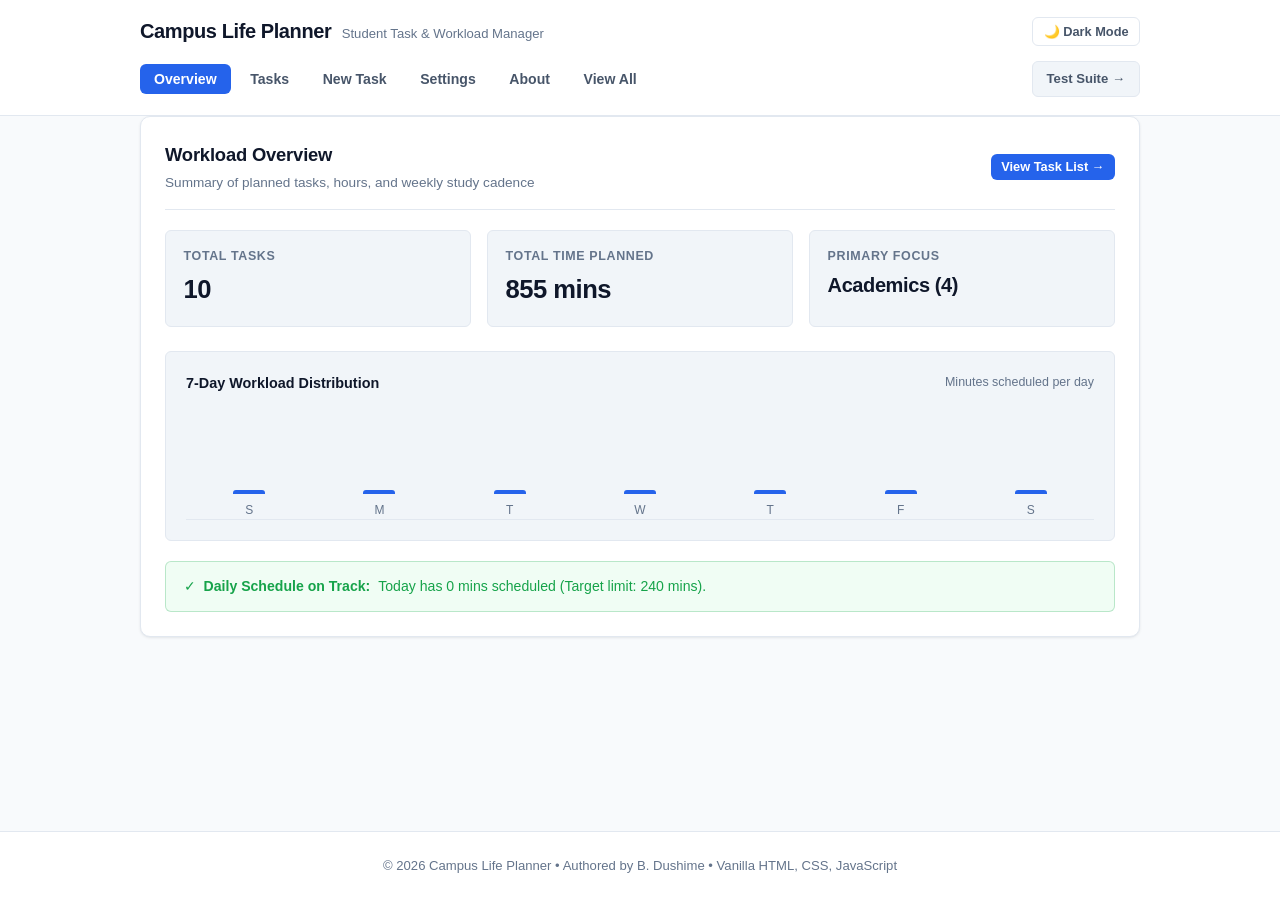
<file: index.html>
<!DOCTYPE html>
<html lang="en">
<head>
  <meta charset="UTF-8">
  <meta name="viewport" content="width=device-width, initial-scale=1.0">
  <meta name="description" content="Campus Life Planner - A responsive, accessible task and workload organizer for university students with regex search and validation.">
  <title>Campus Life Planner - Student Productivity</title>
  <link rel="stylesheet" href="styles/style.css">
  <script>
    // Hydrate theme before paint to prevent flashing
    try {
      var saved = JSON.parse(localStorage.getItem('campus_planner_settings') || '{}');
      if (saved.theme === 'dark') document.documentElement.setAttribute('data-theme', 'dark');
    } catch (e) {}
  </script>
</head>
<body>
  <!-- Accessible Skip Link -->
  <a href="#main-content" class="skip-link">Skip to main content</a>

  <!-- Header -->
  <header class="site-header" role="banner">
    <div class="container">
      <div class="header-row">
        <div class="brand-wrap">
          <h1 class="site-title">Campus Life Planner</h1>
          <span class="site-subtitle">Student Task &amp; Workload Manager</span>
        </div>
        <div class="header-controls">
          <button type="button" id="themeToggleBtn" class="btn btn-sm btn-outline" aria-label="Toggle color theme">Theme</button>
        </div>
      </div>

      <!-- Main Navigation Tabs -->
      <nav class="site-nav" role="tablist" aria-label="Planner sections">
        <button type="button" class="nav-tab active" data-tab="dashboard" role="tab" aria-selected="true">Overview</button>
        <button type="button" class="nav-tab" data-tab="tasks" role="tab" aria-selected="false">Tasks</button>
        <button type="button" class="nav-tab" data-tab="add-task" role="tab" aria-selected="false">New Task</button>
        <button type="button" class="nav-tab" data-tab="settings" role="tab" aria-selected="false">Settings</button>
        <button type="button" class="nav-tab" data-tab="about" role="tab" aria-selected="false">About</button>
        <button type="button" class="nav-tab" data-tab="all" role="tab" aria-selected="false">View All</button>
        <a href="tests.html" class="nav-tab nav-tab-test" role="link">Test Suite &rarr;</a>
      </nav>
    </div>
  </header>

  <!-- Main Content -->
  <main id="main-content" class="container" role="main">

    <!-- Section 1: Dashboard Overview -->
    <section id="dashboard" class="panel" aria-labelledby="overviewHeading">
      <div class="panel-header">
        <div>
          <h2 id="overviewHeading" class="panel-title">Workload Overview</h2>
          <p class="panel-desc">Summary of planned tasks, hours, and weekly study cadence</p>
        </div>
        <button type="button" class="btn btn-sm btn-primary" onclick="window.App?.switchTab('tasks');">View Task List &rarr;</button>
      </div>

      <!-- Quick Metrics Strip -->
      <div class="stats-strip">
        <div class="stat-box">
          <div class="stat-label">Total Tasks</div>
          <div id="statTotalTasks" class="stat-num">0</div>
        </div>
        <div class="stat-box">
          <div class="stat-label">Total Time Planned</div>
          <div id="statTotalDuration" class="stat-num">0 mins</div>
        </div>
        <div class="stat-box">
          <div class="stat-label">Primary Focus</div>
          <div id="statTopTag" class="stat-num" style="font-size: 1.25rem;">None</div>
        </div>
      </div>

      <!-- 7-Day Trend Chart -->
      <div class="chart-box">
        <div class="chart-header">
          <span class="chart-title">7-Day Workload Distribution</span>
          <span style="font-size: 0.78rem; color: var(--text-muted);">Minutes scheduled per day</span>
        </div>
        <div id="trendBars" class="chart-bars-wrap" role="region" aria-label="7-day distribution of study minutes">
          <!-- Populated dynamically via app.js -->
        </div>
      </div>

      <!-- Daily Cap Status Alert -->
      <div id="capStatusAlert" role="status" aria-live="polite" class="cap-status cap-ok">
        Calculating workload metrics...
      </div>
    </section>

    <!-- Section 2: Tasks & Search -->
    <section id="tasks" class="panel" aria-labelledby="tasksHeading" hidden>
      <div class="panel-header">
        <div>
          <h2 id="tasksHeading" class="panel-title">Scheduled Tasks</h2>
          <p class="panel-desc">Manage, search, and sort campus commitments</p>
        </div>
        <button type="button" class="btn btn-sm btn-primary" onclick="window.App?.switchTab('add-task');">+ New Task</button>
      </div>

      <!-- Filter & Search Toolbar -->
      <div class="search-toolbar">
        <div class="search-input-group">
          <input
            type="search"
            id="searchInput"
            class="search-field"
            placeholder="Search by title, tag, or regex pattern (e.g. \bstudy\b, ^@tag:Academics)..."
            aria-label="Filter tasks by text or regex"
            aria-describedby="searchError"
          >
          <button type="button" id="clearSearchBtn" class="btn btn-sm btn-secondary">Clear</button>
        </div>

        <div class="filter-chips-row">
          <span class="chips-title">Filter by Category:</span>
          <button type="button" class="filter-chip active" data-filter="all">All</button>
          <button type="button" class="filter-chip" data-filter="Academics">Academics</button>
          <button type="button" class="filter-chip" data-filter="Fitness">Fitness</button>
          <button type="button" class="filter-chip" data-filter="Club">Club</button>
          <button type="button" class="filter-chip" data-filter="Career">Career</button>
        </div>

        <div class="search-meta-row">
          <label style="display: flex; align-items: center; gap: 0.35rem; cursor: pointer;">
            <input type="checkbox" id="caseToggle" checked>
            <span>Case-insensitive regex matching</span>
          </label>
          <span id="searchMatchBadge" class="search-badge">10 tasks</span>
        </div>

        <div id="searchError" class="form-error" role="alert" aria-live="polite"></div>
      </div>

      <!-- Tasks Table (Transforms to Cards on Mobile) -->
      <div class="table-wrap">
        <table class="tasks-table" aria-label="List of campus tasks">
          <thead>
            <tr>
              <th data-sort="title" scope="col">Task Description <span class="sort-icon">↕</span></th>
              <th data-sort="tag" scope="col">Category <span class="sort-icon">↕</span></th>
              <th data-sort="dueDate" scope="col">Due Date <span class="sort-icon">↕</span></th>
              <th data-sort="duration" scope="col">Duration <span class="sort-icon">↕</span></th>
              <th scope="col" style="text-align: right;">Actions</th>
            </tr>
          </thead>
          <tbody id="tasksContainer">
            <!-- Dynamic rows populated by app.js -->
          </tbody>
        </table>
        <div id="emptyState" class="empty-box" hidden>
          <p>No matching tasks found. Adjust your search query or add a new task.</p>
        </div>
      </div>
    </section>

    <!-- Section 3: Add / Edit Form -->
    <section id="add-task" class="panel" aria-labelledby="formHeading" hidden>
      <div class="panel-header">
        <div>
          <h2 id="formHeading" class="panel-title">Add New Task</h2>
          <p class="panel-desc">All fields are validated in real-time with regular expressions</p>
        </div>
        <button type="button" class="btn btn-sm btn-outline" onclick="window.App?.switchTab('tasks');">&larr; Back to Tasks</button>
      </div>

      <form id="taskForm" novalidate>
        <div class="form-grid">
          <div class="form-group form-col-span-2">
            <label for="title" class="form-label">Task Title / Description</label>
            <input
              type="text"
              id="title"
              name="title"
              class="form-input"
              placeholder="e.g. Computer Science Problem Set 3"
              required
              aria-describedby="titleError"
            >
            <span id="titleError" class="form-error" aria-live="polite"></span>
          </div>

          <div class="form-group">
            <label for="duration" class="form-label">Duration (minutes)</label>
            <input
              type="number"
              id="duration"
              name="duration"
              class="form-input"
              placeholder="e.g. 90"
              min="1"
              step="any"
              required
              aria-describedby="durationError"
            >
            <span id="durationError" class="form-error" aria-live="polite"></span>
          </div>

          <div class="form-group">
            <label for="dueDate" class="form-label">Target Date (YYYY-MM-DD)</label>
            <input
              type="date"
              id="dueDate"
              name="dueDate"
              class="form-input"
              required
              aria-describedby="dueDateError"
            >
            <span id="dueDateError" class="form-error" aria-live="polite"></span>
          </div>

          <div class="form-group form-col-span-2">
            <label for="tag" class="form-label">Category / Tag</label>
            <input
              type="text"
              id="tag"
              name="tag"
              class="form-input"
              placeholder="e.g. Academics, Fitness, Club, Career"
              required
              aria-describedby="tagError"
            >
            <span id="tagError" class="form-error" aria-live="polite"></span>
          </div>
        </div>

        <div class="form-actions">
          <button type="submit" id="submitTaskBtn" class="btn btn-primary">Save Task</button>
          <button type="button" id="cancelEditBtn" class="btn btn-secondary" hidden>Cancel Edit</button>
        </div>
      </form>
    </section>

    <!-- Section 4: Settings -->
    <section id="settings" class="panel" aria-labelledby="settingsHeading" hidden>
      <div class="panel-header">
        <div>
          <h2 id="settingsHeading" class="panel-title">Planner Preferences</h2>
          <p class="panel-desc">Configure display units, daily study target, and data backup</p>
        </div>
      </div>

      <div class="settings-group">
        <div class="setting-item">
          <div class="setting-info">
            <h4>Duration Display Units</h4>
            <p>Choose whether task durations are displayed in minutes or converted to hours.</p>
          </div>
          <select id="timeUnitSelect" class="form-select" style="max-width: 150px;" aria-label="Display duration units">
            <option value="minutes">Minutes (e.g. 90m)</option>
            <option value="hours">Hours (e.g. 1.5h)</option>
          </select>
        </div>

        <div class="setting-item">
          <div class="setting-info">
            <h4>Daily Workload Target (Minutes)</h4>
            <p>Set maximum scheduled minutes per day before workload alert triggers.</p>
          </div>
          <input
            type="number"
            id="dailyCapInput"
            class="form-input"
            style="max-width: 150px;"
            min="30"
            step="15"
            value="240"
            aria-label="Daily target cap in minutes"
          >
        </div>

        <div class="setting-item">
          <div class="setting-info">
            <h4>Data Backup &amp; Migration</h4>
            <p>Export your planner data to a JSON backup file or import previous tasks.</p>
          </div>
          <div style="display: flex; gap: 0.5rem; flex-wrap: wrap;">
            <button type="button" id="exportJsonBtn" class="btn btn-sm btn-outline">Export JSON</button>
            <label class="btn btn-sm btn-outline" style="cursor: pointer; margin: 0;">
              Import JSON
              <input type="file" id="importFileInput" accept=".json" style="display: none;">
            </label>
            <button type="button" id="loadSeedBtn" class="btn btn-sm btn-outline">Reset to Seed Data</button>
          </div>
        </div>
      </div>
    </section>

    <!-- Section 5: About -->
    <section id="about" class="panel" aria-labelledby="aboutHeading" hidden>
      <div class="panel-header">
        <div>
          <h2 id="aboutHeading" class="panel-title">About this Project</h2>
          <p class="panel-desc">Summative Assignment - Building Responsive UI</p>
        </div>
      </div>

      <div style="font-size: 0.92rem; line-height: 1.65; color: var(--text-secondary); max-width: 720px;">
        <p style="margin-bottom: 0.75rem;">
          Campus Life Planner is an accessible, client-side web application designed to help university students organize academic deadlines, physical wellness, club projects, and career preparation.
        </p>
        <p style="margin-bottom: 1.25rem;">
          The app features custom regex input validation, safe dynamic search with match highlighting, mobile-first responsive design, localStorage persistence, and accessible keyboard navigation.
        </p>

        <div style="padding: 1rem 1.25rem; background: var(--bg-subtle); border: 1px solid var(--border-main); border-radius: var(--radius-sm); font-size: 0.88rem;">
          <div style="margin-bottom: 0.25rem;"><strong>Student Author:</strong> B. Dushime</div>
          <div style="margin-bottom: 0.25rem;"><strong>Institutional Email:</strong> <a href="mailto:b.dushime1@alustudent.com" style="color: var(--brand);">b.dushime1@alustudent.com</a></div>
          <div style="margin-bottom: 0.25rem;"><strong>GitHub Repository:</strong> <a href="https://github.com/bdushime1-beep/campus-Life-planner" target="_blank" rel="noopener" style="color: var(--brand);">bdushime1-beep/campus-Life-planner</a></div>
          <div><strong>Architecture:</strong> Vanilla HTML5, Vanilla CSS3, Modular JavaScript (IIFE pattern), localStorage API.</div>
        </div>
      </div>
    </section>

  </main>

  <!-- Footer -->
  <footer class="site-footer" role="contentinfo">
    <div class="container">
      <p>&copy; 2026 Campus Life Planner &bull; Authored by B. Dushime &bull; Vanilla HTML, CSS, JavaScript</p>
    </div>
  </footer>

  <!-- Scripts loaded in dependency order (Universal offline & web execution) -->
  <script src="scripts/validators.js"></script>
  <script src="scripts/search.js"></script>
  <script src="scripts/storage.js"></script>
  <script src="scripts/app.js"></script>
</body>
</html>
</file>
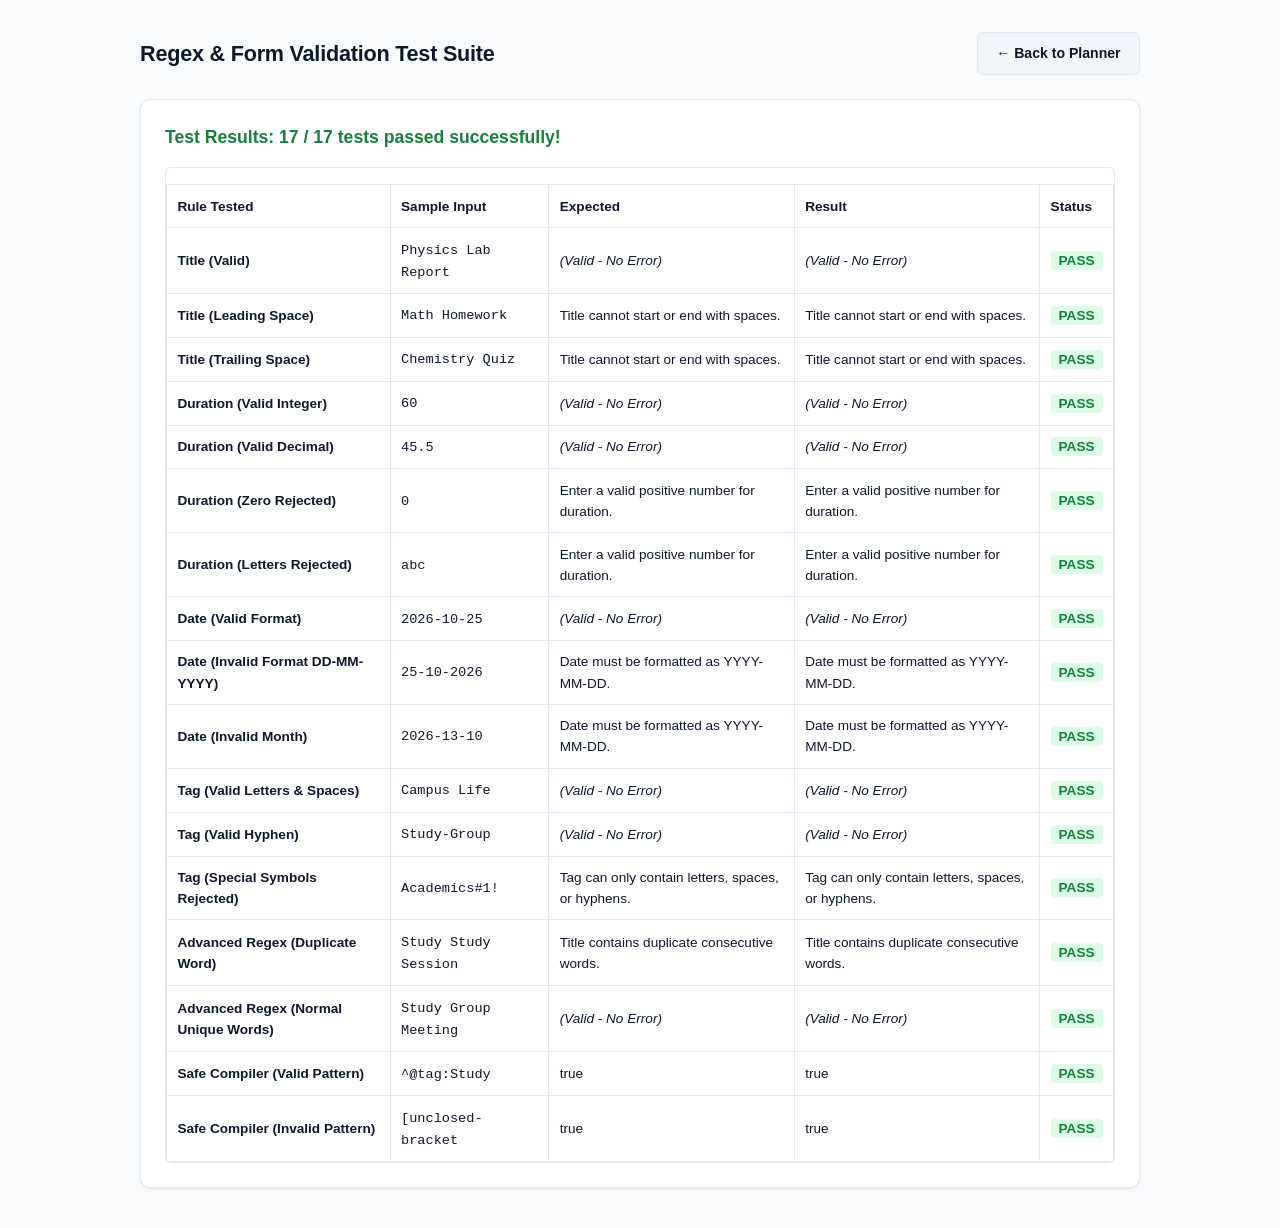
<file: tests.html>
<!DOCTYPE html>
<html lang="en">
<head>
  <meta charset="UTF-8">
  <meta name="viewport" content="width=device-width, initial-scale=1.0">
  <title>Validation &amp; Regex Test Suite - Campus Life Planner</title>
  <link rel="stylesheet" href="styles/style.css">
  <style>
    .test-table {
      width: 100%;
      border-collapse: collapse;
      margin-top: 1rem;
    }
    .test-table th, .test-table td {
      padding: 0.65rem;
      border: 1px solid var(--border-main, #e2e8f0);
      font-size: 0.85rem;
      text-align: left;
    }
    .badge-pass { background-color: #dcfce7; color: #15803d; padding: 2px 8px; border-radius: 4px; font-weight: bold; }
    .badge-fail { background-color: #fee2e2; color: #b91c1c; padding: 2px 8px; border-radius: 4px; font-weight: bold; }
  </style>
</head>
<body>
  <div class="container" style="padding-top: 2rem; padding-bottom: 2rem;">
    <div style="display: flex; justify-content: space-between; align-items: center; margin-bottom: 1.5rem;">
      <h1 class="panel-title" style="font-size: 1.35rem;">Regex &amp; Form Validation Test Suite</h1>
      <a href="index.html" class="btn btn-secondary">&larr; Back to Planner</a>
    </div>

    <div class="panel">
      <div id="testSummary" style="font-size: 1.1rem; font-weight: bold; margin-bottom: 1rem;">
        Running automated test assertions...
      </div>

      <div class="table-wrap">
        <table class="test-table">
          <thead>
            <tr>
              <th>Rule Tested</th>
              <th>Sample Input</th>
              <th>Expected</th>
              <th>Result</th>
              <th>Status</th>
            </tr>
          </thead>
          <tbody id="testResultsBody">
            <!-- Populated via script -->
          </tbody>
        </table>
      </div>
    </div>
  </div>

  <script src="scripts/validators.js"></script>
  <script src="scripts/search.js"></script>
  <script>
    const { regexRules, validateField } = window.AppValidators || {};
    const { compileRegex } = window.AppSearch || {};

    const testCases = [
      // 1. Title validation
      { rule: 'Title (Valid)', input: 'Physics Lab Report', fn: () => validateField('title', 'Physics Lab Report'), expected: '' },
      { rule: 'Title (Leading Space)', input: '  Math Homework', fn: () => validateField('title', '  Math Homework'), expected: 'Title cannot start or end with spaces.' },
      { rule: 'Title (Trailing Space)', input: 'Chemistry Quiz ', fn: () => validateField('title', 'Chemistry Quiz '), expected: 'Title cannot start or end with spaces.' },

      // 2.  Numeric Duration validation
      { rule: 'Duration (Valid Integer)', input: '60', fn: () => validateField('duration', '60'), expected: '' },
      { rule: 'Duration (Valid Decimal)', input: '45.5', fn: () => validateField('duration', '45.5'), expected: '' },
      { rule: 'Duration (Zero Rejected)', input: '0', fn: () => validateField('duration', '0'), expected: 'Enter a valid positive number for duration.' },
      { rule: 'Duration (Letters Rejected)', input: 'abc', fn: () => validateField('duration', 'abc'), expected: 'Enter a valid positive number for duration.' },

      // 3. Due date validation (YYYY-MM-DD)
      { rule: 'Date (Valid Format)', input: '2026-10-25', fn: () => validateField('dueDate', '2026-10-25'), expected: '' },
      { rule: 'Date (Invalid Format DD-MM-YYYY)', input: '25-10-2026', fn: () => validateField('dueDate', '25-10-2026'), expected: 'Date must be formatted as YYYY-MM-DD.' },
      { rule: 'Date (Invalid Month)', input: '2026-13-10', fn: () => validateField('dueDate', '2026-13-10'), expected: 'Date must be formatted as YYYY-MM-DD.' },

      // Tag / category validation
      { rule: 'Tag (Valid Letters & Spaces)', input: 'Campus Life', fn: () => validateField('tag', 'Campus Life'), expected: '' },
      { rule: 'Tag (Valid Hyphen)', input: 'Study-Group', fn: () => validateField('tag', 'Study-Group'), expected: '' },
      { rule: 'Tag (Special Symbols Rejected)', input: 'Academics#1!', fn: () => validateField('tag', 'Academics#1!'), expected: 'Tag can only contain letters, spaces, or hyphens.' },

      // 5. Advanced Regex (Duplicate words detection)
      { rule: 'Advanced Regex (Duplicate Word)', input: 'Study Study Session', fn: () => validateField('title', 'Study Study Session'), expected: 'Title contains duplicate consecutive words.' },
      { rule: 'Advanced Regex (Normal Unique Words)', input: 'Study Group Meeting', fn: () => validateField('title', 'Study Group Meeting'), expected: '' },

      // 6. Safe Regex compiler
      { rule: 'Safe Compiler (Valid Pattern)', input: '^@tag:Study', fn: () => compileRegex('^@tag:Study') instanceof RegExp, expected: true },
      { rule: 'Safe Compiler (Invalid Pattern)', input: '[unclosed-bracket', fn: () => typeof compileRegex('[unclosed-bracket').error === 'string', expected: true }
    ];

    let passedCount = 0;
    const tbody = document.getElementById('testResultsBody');

    tbody.innerHTML = testCases.map(tc => {
      const actual = tc.fn();
      const passed = actual === tc.expected;
      if (passed) passedCount++;

      return `
        <tr>
          <td><strong>${tc.rule}</strong></td>
          <td><code>${tc.input}</code></td>
          <td>${tc.expected === '' ? '<em>(Valid - No Error)</em>' : tc.expected}</td>
          <td>${actual === '' ? '<em>(Valid - No Error)</em>' : actual}</td>
          <td><span class="${passed ? 'badge-pass' : 'badge-fail'}">${passed ? 'PASS' : 'FAIL'}</span></td>
        </tr>
      `;
    }).join('');

    const summaryEl = document.getElementById('testSummary');
    summaryEl.textContent = `Test Results: ${passedCount} / ${testCases.length} tests passed successfully!`;
    summaryEl.style.color = passedCount === testCases.length ? '#15803d' : '#b91c1c';
  </script>
</body>
</html>
</file>
<file: styles/style.css>
/* Campus Life Planner - Clean, Human-Crafted Responsive Stylesheet */

:root {
  --bg-app: #f8fafc;
  --bg-surface: #ffffff;
  --bg-subtle: #f1f5f9;
  --bg-muted: #e2e8f0;
  --border-main: #e2e8f0;
  --border-strong: #cbd5e1;
  --text-main: #0f172a;
  --text-secondary: #475569;
  --text-muted: #64748b;
  --brand: #2563eb;
  --brand-hover: #1d4ed8;
  --brand-surface: #eff6ff;
  --brand-border: #bfdbfe;
  --danger: #dc2626;
  --danger-surface: #fef2f2;
  --success: #16a34a;
  --success-surface: #f0fdf4;
  --warning: #d97706;
  --warning-surface: #fffbeb;
  --radius-sm: 6px;
  --radius: 10px;
  --radius-lg: 14px;
  --shadow-sm: 0 1px 2px 0 rgba(15, 23, 42, 0.05);
  --shadow-card: 0 1px 3px 0 rgba(15, 23, 42, 0.08), 0 1px 2px -1px rgba(15, 23, 42, 0.05);
  --shadow-hover: 0 8px 20px -4px rgba(15, 23, 42, 0.1), 0 4px 6px -2px rgba(15, 23, 42, 0.05);
  --font-family: -apple-system, BlinkMacSystemFont, "Segoe UI", Roboto, "Inter", "Helvetica Neue", Arial, sans-serif;
  --transition: all 0.18s cubic-bezier(0.16, 1, 0.3, 1);
}

[data-theme="dark"] {
  --bg-app: #090d16;
  --bg-surface: #111827;
  --bg-subtle: #1a2234;
  --bg-muted: #243046;
  --border-main: #1f293d;
  --border-strong: #2e3e5b;
  --text-main: #f8fafc;
  --text-secondary: #cbd5e1;
  --text-muted: #94a3b8;
  --brand: #3b82f6;
  --brand-hover: #60a5fa;
  --brand-surface: #172554;
  --brand-border: #1e3a8a;
  --danger: #ef4444;
  --danger-surface: #450a0a;
  --success: #22c55e;
  --success-surface: #052e16;
  --warning: #f59e0b;
  --warning-surface: #451a03;
  --shadow-sm: 0 1px 2px 0 rgba(0, 0, 0, 0.4);
  --shadow-card: 0 1px 3px 0 rgba(0, 0, 0, 0.5), 0 1px 2px -1px rgba(0, 0, 0, 0.4);
  --shadow-hover: 0 8px 20px -4px rgba(0, 0, 0, 0.6);
}

* {
  box-sizing: border-box;
  margin: 0;
  padding: 0;
}

body {
  font-family: var(--font-family);
  background-color: var(--bg-app);
  color: var(--text-main);
  line-height: 1.55;
  min-height: 100vh;
  display: flex;
  flex-direction: column;
  -webkit-font-smoothing: antialiased;
}

/* Accessibility: Skip Link */
.skip-link {
  position: absolute;
  top: -60px;
  left: 1rem;
  background: var(--brand);
  color: #ffffff;
  padding: 10px 18px;
  border-radius: var(--radius-sm);
  font-weight: 600;
  text-decoration: none;
  z-index: 9999;
  transition: top 0.2s ease;
}

.skip-link:focus {
  top: 1rem;
}

:focus-visible {
  outline: 2px solid var(--brand);
  outline-offset: 2px;
}

/* Main Container */
.container {
  width: 100%;
  max-width: 1040px;
  margin: 0 auto;
  padding: 0 1.25rem;
}

/* Header */
.site-header {
  background-color: var(--bg-surface);
  border-bottom: 1px solid var(--border-main);
  padding: 1rem 0;
  position: sticky;
  top: 0;
  z-index: 100;
  backdrop-filter: blur(8px);
}

.header-row {
  display: flex;
  align-items: center;
  justify-content: space-between;
  gap: 1rem;
  margin-bottom: 0.85rem;
}

.brand-wrap {
  display: flex;
  align-items: baseline;
  gap: 0.65rem;
}

.site-title {
  font-size: 1.25rem;
  font-weight: 700;
  letter-spacing: -0.02em;
  color: var(--text-main);
}

.site-subtitle {
  font-size: 0.82rem;
  color: var(--text-muted);
  font-weight: 500;
  display: none;
}

@media (min-width: 640px) {
  .site-subtitle {
    display: inline;
  }
}

.header-controls {
  display: flex;
  align-items: center;
  gap: 0.5rem;
}

/* Nav Tabs */
.site-nav {
  display: flex;
  align-items: center;
  gap: 0.35rem;
  overflow-x: auto;
  padding-bottom: 2px;
}

.nav-tab {
  background: transparent;
  border: none;
  color: var(--text-secondary);
  font-family: inherit;
  font-size: 0.88rem;
  font-weight: 600;
  padding: 7px 14px;
  border-radius: var(--radius-sm);
  cursor: pointer;
  text-decoration: none;
  white-space: nowrap;
  transition: var(--transition);
}

.nav-tab:hover {
  background-color: var(--bg-subtle);
  color: var(--text-main);
}

.nav-tab.active {
  background-color: var(--brand);
  color: #ffffff;
}

.nav-tab-test {
  margin-left: auto;
  font-size: 0.82rem;
  background-color: var(--bg-subtle);
  border: 1px solid var(--border-main);
  color: var(--text-secondary);
}

.nav-tab-test:hover {
  border-color: var(--brand);
  color: var(--brand);
}

/* Main Content Area */
main {
  flex: 1;
  padding: 1.75rem 0 3rem;
}

/* Panels */
.panel {
  background: var(--bg-surface);
  border: 1px solid var(--border-main);
  border-radius: var(--radius);
  padding: 1.5rem;
  box-shadow: var(--shadow-card);
  margin-bottom: 1.5rem;
  transition: var(--transition);
}

.panel-header {
  display: flex;
  align-items: center;
  justify-content: space-between;
  gap: 1rem;
  padding-bottom: 1rem;
  margin-bottom: 1.25rem;
  border-bottom: 1px solid var(--border-main);
}

.panel-title {
  font-size: 1.15rem;
  font-weight: 700;
  letter-spacing: -0.01em;
  color: var(--text-main);
}

.panel-desc {
  font-size: 0.85rem;
  color: var(--text-muted);
  margin-top: 0.15rem;
}

/* Stats Summary Row */
.stats-strip {
  display: grid;
  grid-template-columns: repeat(auto-fit, minmax(160px, 1fr));
  gap: 1rem;
  margin-bottom: 1.5rem;
}

.stat-box {
  background: var(--bg-subtle);
  border: 1px solid var(--border-main);
  border-radius: var(--radius-sm);
  padding: 1rem 1.1rem;
  transition: var(--transition);
}

.stat-box:hover {
  border-color: var(--border-strong);
  transform: translateY(-1px);
}

.stat-label {
  font-size: 0.78rem;
  font-weight: 600;
  text-transform: uppercase;
  letter-spacing: 0.05em;
  color: var(--text-muted);
}

.stat-num {
  font-size: 1.6rem;
  font-weight: 700;
  color: var(--text-main);
  margin-top: 0.25rem;
  letter-spacing: -0.02em;
}

/* 7-Day Trend Chart */
.chart-box {
  background: var(--bg-subtle);
  border: 1px solid var(--border-main);
  border-radius: var(--radius-sm);
  padding: 1.25rem;
  margin-bottom: 1.25rem;
}

.chart-header {
  display: flex;
  justify-content: space-between;
  align-items: center;
  margin-bottom: 1rem;
}

.chart-title {
  font-size: 0.9rem;
  font-weight: 600;
  color: var(--text-main);
}

.chart-bars-wrap {
  display: flex;
  align-items: flex-end;
  gap: 0.75rem;
  height: 110px;
  padding: 0.5rem 0.25rem 0;
  border-bottom: 1px solid var(--border-main);
}

.chart-col {
  flex: 1;
  display: flex;
  flex-direction: column;
  align-items: center;
  height: 100%;
  justify-content: flex-end;
}

.bar-fill {
  width: 100%;
  max-width: 32px;
  background: var(--brand);
  border-radius: 3px 3px 0 0;
  min-height: 4px;
  transition: height 0.3s ease;
}

.bar-label {
  font-size: 0.75rem;
  font-weight: 500;
  color: var(--text-muted);
  margin-top: 0.4rem;
}

/* Cap Status Alert */
.cap-status {
  padding: 0.85rem 1.1rem;
  border-radius: var(--radius-sm);
  font-size: 0.88rem;
  display: flex;
  align-items: center;
  gap: 0.5rem;
}

.cap-ok {
  background: var(--success-surface);
  color: var(--success);
  border: 1px solid rgba(22, 163, 74, 0.25);
}

.cap-exceeded {
  background: var(--danger-surface);
  color: var(--danger);
  border: 1px solid rgba(220, 38, 38, 0.25);
}

/* Search & Filter Toolbar */
.search-toolbar {
  background: var(--bg-subtle);
  border: 1px solid var(--border-main);
  border-radius: var(--radius-sm);
  padding: 1rem;
  margin-bottom: 1.25rem;
  display: flex;
  flex-direction: column;
  gap: 0.85rem;
}

.search-input-group {
  display: flex;
  gap: 0.5rem;
  align-items: center;
}

.search-field {
  flex: 1;
  padding: 0.65rem 0.85rem;
  border: 1px solid var(--border-main);
  border-radius: var(--radius-sm);
  background: var(--bg-surface);
  color: var(--text-main);
  font-family: inherit;
  font-size: 0.92rem;
  transition: var(--transition);
}

.search-field:focus {
  border-color: var(--brand);
  outline: none;
  box-shadow: 0 0 0 3px rgba(37, 99, 235, 0.12);
}

.filter-chips-row {
  display: flex;
  align-items: center;
  gap: 0.4rem;
  flex-wrap: wrap;
  font-size: 0.82rem;
}

.chips-title {
  color: var(--text-muted);
  font-weight: 500;
  margin-right: 0.25rem;
}

.filter-chip {
  background: var(--bg-surface);
  border: 1px solid var(--border-main);
  color: var(--text-secondary);
  padding: 3px 10px;
  border-radius: 9999px;
  font-size: 0.78rem;
  font-weight: 500;
  cursor: pointer;
  transition: var(--transition);
}

.filter-chip:hover {
  border-color: var(--brand);
  color: var(--brand);
  background: var(--brand-surface);
}

.filter-chip.active {
  background: var(--brand);
  color: #ffffff;
  border-color: var(--brand);
}

.search-meta-row {
  display: flex;
  align-items: center;
  justify-content: space-between;
  font-size: 0.82rem;
  color: var(--text-muted);
}

.search-badge {
  font-weight: 600;
  color: var(--brand);
}

/* Tasks Table */
.table-wrap {
  width: 100%;
  overflow-x: auto;
  border: 1px solid var(--border-main);
  border-radius: var(--radius-sm);
}

.tasks-table {
  width: 100%;
  border-collapse: collapse;
  text-align: left;
  font-size: 0.9rem;
}

.tasks-table th {
  background: var(--bg-subtle);
  padding: 0.8rem 1rem;
  font-size: 0.78rem;
  font-weight: 700;
  text-transform: uppercase;
  letter-spacing: 0.04em;
  color: var(--text-muted);
  border-bottom: 1px solid var(--border-main);
  cursor: pointer;
  user-select: none;
  transition: var(--transition);
}

.tasks-table th:hover {
  color: var(--brand);
  background: var(--bg-muted);
}

.tasks-table td {
  padding: 0.85rem 1rem;
  border-bottom: 1px solid var(--border-main);
  vertical-align: middle;
}

.task-row:hover {
  background-color: var(--bg-subtle);
}

/* Search Highlights */
mark {
  background: #fef08a;
  color: #854d0e;
  padding: 1px 3px;
  border-radius: 2px;
  font-weight: 600;
}

[data-theme="dark"] mark {
  background: #854d0e;
  color: #fef08a;
}

/* Badges */
.badge {
  display: inline-flex;
  align-items: center;
  padding: 2px 9px;
  border-radius: 9999px;
  font-size: 0.75rem;
  font-weight: 600;
  letter-spacing: 0.01em;
}

.tag-blue { background: #dbeafe; color: #1e40af; }
.tag-green { background: #dcfce7; color: #166534; }
.tag-purple { background: #f3e8ff; color: #6b21a8; }
.tag-orange { background: #ffedd5; color: #9a3412; }
.tag-gray { background: #f1f5f9; color: #475569; }

[data-theme="dark"] .tag-blue { background: #1e293b; color: #93c5fd; border: 1px solid #1e3a8a; }
[data-theme="dark"] .tag-green { background: #064e3b; color: #6ee7b7; border: 1px solid #047857; }
[data-theme="dark"] .tag-purple { background: #3b0764; color: #d8b4fe; border: 1px solid #581c87; }
[data-theme="dark"] .tag-orange { background: #431407; color: #fdba74; border: 1px solid #7c2d12; }
[data-theme="dark"] .tag-gray { background: #1f2937; color: #cbd5e1; border: 1px solid #374151; }

/* Empty state */
.empty-box {
  text-align: center;
  padding: 3rem 1.5rem;
  color: var(--text-muted);
}

/* Forms */
.form-grid {
  display: grid;
  grid-template-columns: 1fr;
  gap: 1.1rem;
}

@media (min-width: 640px) {
  .form-grid {
    grid-template-columns: 1fr 1fr;
  }
  .form-col-span-2 {
    grid-column: span 2;
  }
}

.form-group {
  display: flex;
  flex-direction: column;
  gap: 0.35rem;
}

.form-label {
  font-size: 0.85rem;
  font-weight: 600;
  color: var(--text-main);
}

.form-input, .form-select {
  padding: 0.65rem 0.85rem;
  border: 1px solid var(--border-main);
  border-radius: var(--radius-sm);
  background: var(--bg-surface);
  color: var(--text-main);
  font-family: inherit;
  font-size: 0.92rem;
  transition: var(--transition);
}

.form-input:focus, .form-select:focus {
  border-color: var(--brand);
  outline: none;
  box-shadow: 0 0 0 3px rgba(37, 99, 235, 0.12);
}

.form-hint {
  font-size: 0.76rem;
  color: var(--text-muted);
}

.form-error {
  color: var(--danger);
  font-size: 0.78rem;
  font-weight: 500;
  min-height: 1.1rem;
}

.form-actions {
  display: flex;
  gap: 0.75rem;
  margin-top: 1rem;
}

/* Buttons */
.btn {
  padding: 0.6rem 1.15rem;
  border: none;
  border-radius: var(--radius-sm);
  font-family: inherit;
  font-size: 0.88rem;
  font-weight: 600;
  cursor: pointer;
  display: inline-flex;
  align-items: center;
  justify-content: center;
  gap: 0.4rem;
  text-decoration: none;
  transition: var(--transition);
}

.btn:active {
  transform: scale(0.98);
}

.btn-primary {
  background: var(--brand);
  color: #ffffff;
}

.btn-primary:hover {
  background: var(--brand-hover);
}

.btn-secondary {
  background: var(--bg-subtle);
  color: var(--text-main);
  border: 1px solid var(--border-main);
}

.btn-secondary:hover {
  background: var(--bg-muted);
}

.btn-sm {
  padding: 0.35rem 0.65rem;
  font-size: 0.8rem;
}

.btn-outline {
  background: transparent;
  border: 1px solid var(--border-main);
  color: var(--text-secondary);
}

.btn-outline:hover {
  background: var(--bg-subtle);
  color: var(--text-main);
  border-color: var(--border-strong);
}

.btn-danger {
  background: transparent;
  border: 1px solid rgba(220, 38, 38, 0.4);
  color: var(--danger);
}

.btn-danger:hover {
  background: var(--danger);
  color: #ffffff;
}

/* Settings List */
.settings-group {
  display: flex;
  flex-direction: column;
  gap: 1.25rem;
}

.setting-item {
  display: flex;
  flex-direction: column;
  gap: 0.4rem;
  padding-bottom: 1.25rem;
  border-bottom: 1px solid var(--border-main);
}

@media (min-width: 640px) {
  .setting-item {
    flex-direction: row;
    align-items: center;
    justify-content: space-between;
  }
}

.setting-info h4 {
  font-size: 0.92rem;
  font-weight: 600;
  color: var(--text-main);
}

.setting-info p {
  font-size: 0.82rem;
  color: var(--text-muted);
}

/* Footer */
.site-footer {
  margin-top: auto;
  background: var(--bg-surface);
  border-top: 1px solid var(--border-main);
  padding: 1.5rem 0;
  text-align: center;
  font-size: 0.82rem;
  color: var(--text-muted);
}

.site-footer a {
  color: var(--brand);
  text-decoration: none;
}

.site-footer a:hover {
  text-decoration: underline;
}

/* Mobile Responsive Card Transformation (< 640px) */
@media (max-width: 640px) {
  .tasks-table thead {
    display: none;
  }

  .tasks-table, .tasks-table tbody, .tasks-table tr, .tasks-table td {
    display: block;
    width: 100%;
  }

  .task-row {
    margin-bottom: 0.85rem;
    border: 1px solid var(--border-main);
    border-radius: var(--radius-sm);
    padding: 0.85rem;
    background: var(--bg-surface);
  }

  .tasks-table td {
    display: flex;
    justify-content: space-between;
    align-items: center;
    padding: 0.35rem 0;
    border: none;
    font-size: 0.85rem;
  }

  .tasks-table td::before {
    content: attr(data-label);
    font-weight: 600;
    color: var(--text-muted);
    font-size: 0.8rem;
    text-transform: uppercase;
  }

  .actions-cell {
    border-top: 1px solid var(--border-main) !important;
    margin-top: 0.5rem;
    padding-top: 0.5rem !important;
  }
}
</file>
